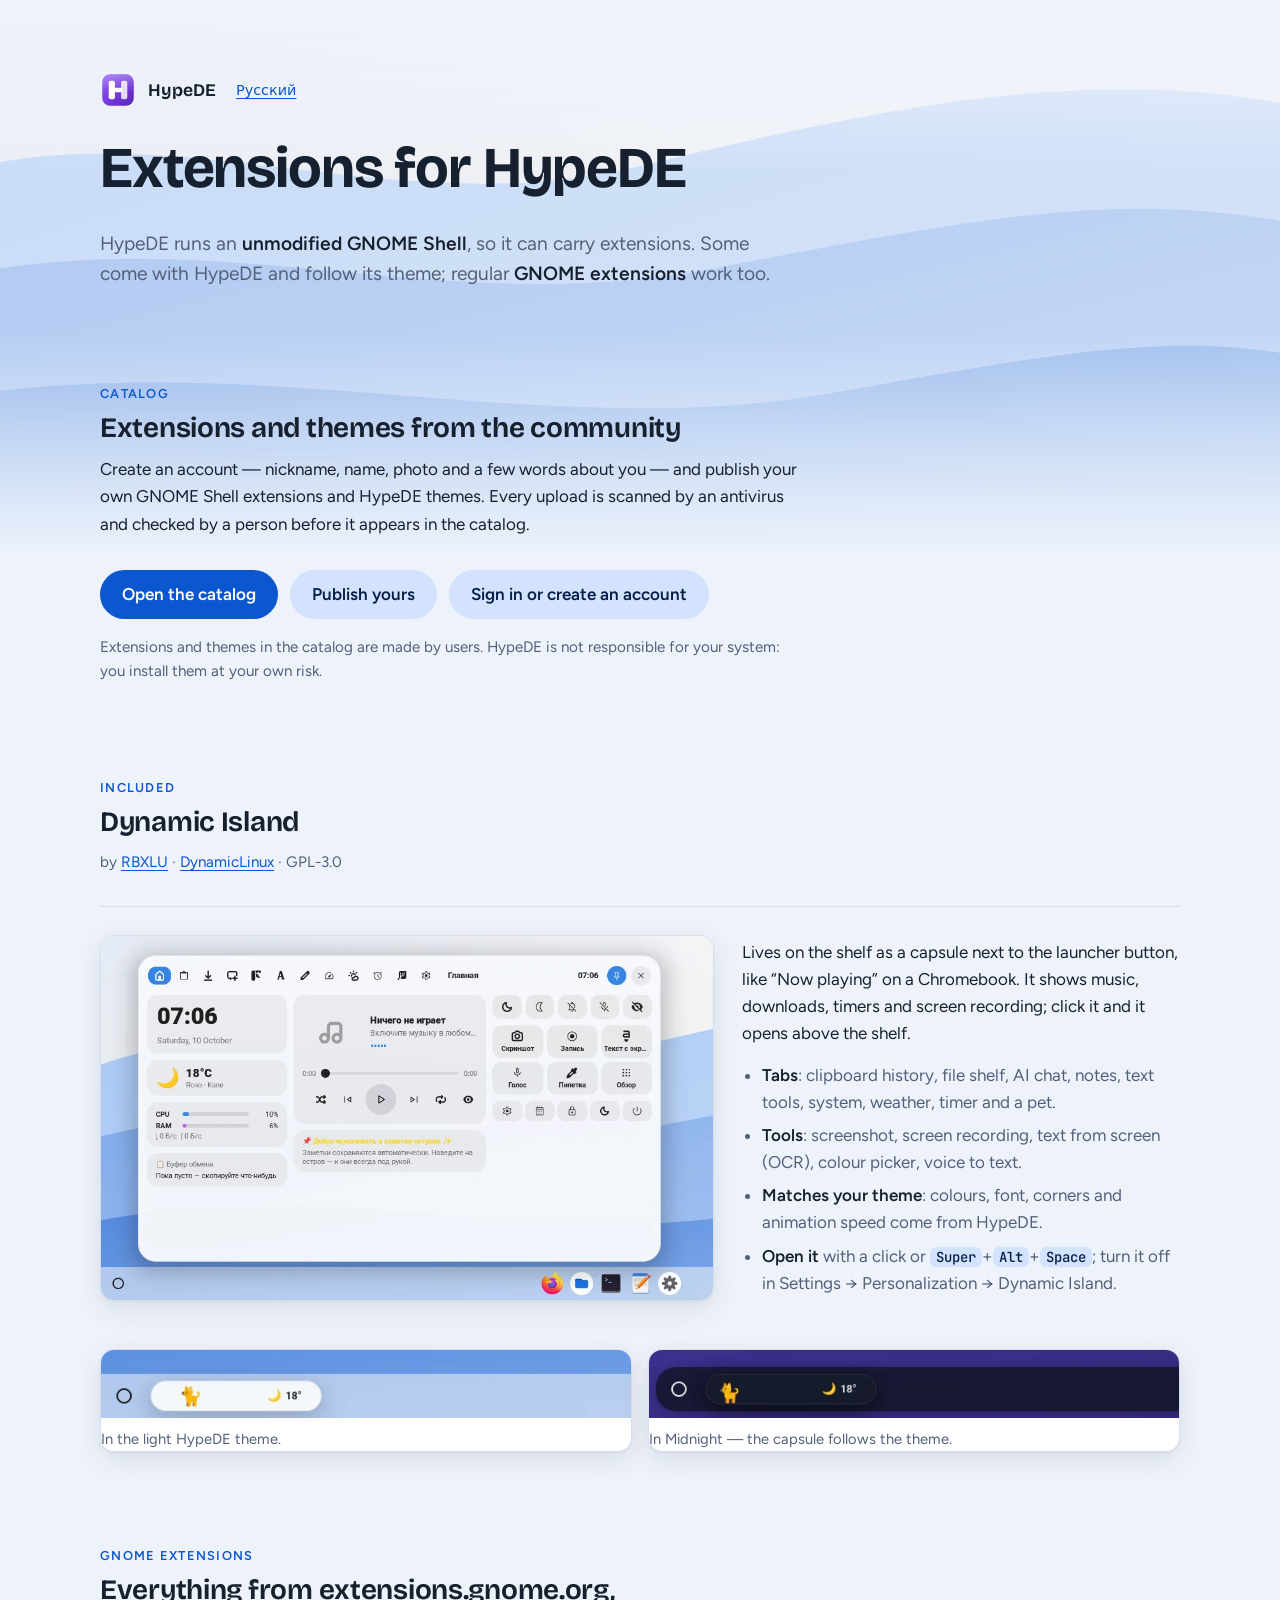
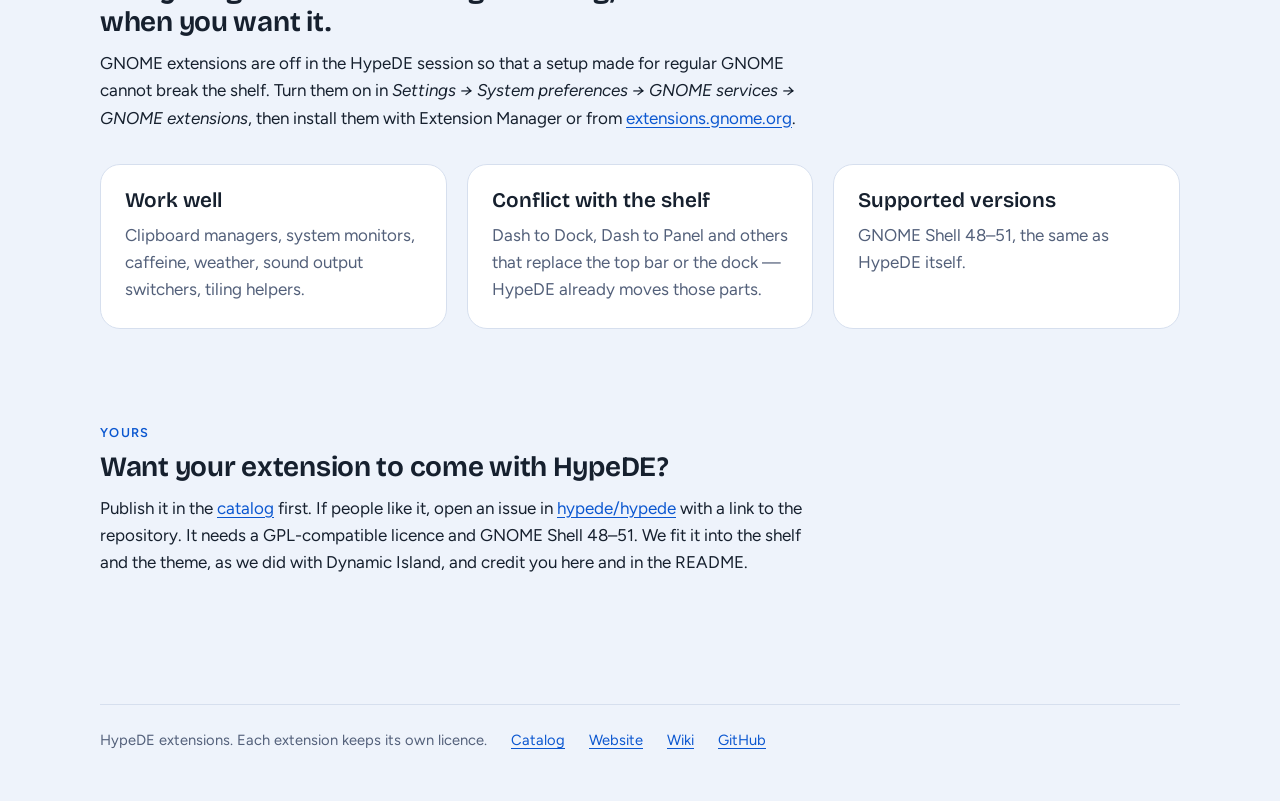
<file: index.html>
<!doctype html>
<html lang="en">
<head>
<meta charset="utf-8">
<meta name="viewport" content="width=device-width, initial-scale=1, viewport-fit=cover">
<title>HypeDE Extensions</title>
<meta name="description" content="Extensions for HypeDE: Dynamic Island on the shelf and how to use GNOME extensions.">
<link rel="icon" href="assets/img/logo.svg" type="image/svg+xml">
<link rel="alternate" hreflang="ru" href="https://extensions.hypede.xyz/ru/">
<link rel="preconnect" href="https://fonts.googleapis.com">
<link rel="preconnect" href="https://fonts.gstatic.com" crossorigin>
<link rel="stylesheet" href="https://fonts.googleapis.com/css2?family=Bricolage+Grotesque:opsz,wght@12..96,600;12..96,700&family=Figtree:wght@400;500;600&family=JetBrains+Mono:wght@500&display=swap">
<link rel="stylesheet" href="assets/site.css?v=d804f1b828">
<style>
  body { padding-block-end: 48px; }
  .btn-link { display: inline-flex; align-items: center; padding: 11px 22px; border-radius: 999px; font-weight: 600; text-decoration: none;
              background: var(--accent-soft); color: var(--on-accent-soft); }
  .btn-link.primary { background: var(--accent); color: var(--surface); }
  .note { color: var(--muted); font-size: 0.95rem; margin-top: 16px; max-width: 70ch; }
  kbd { font: 500 0.82em var(--font-mono); padding: 1px 6px; border-radius: 6px; background: var(--accent-soft); color: var(--on-accent-soft); }
  .by { color: var(--muted); font-size: 0.95rem; }
  .caps { display: grid; grid-template-columns: repeat(auto-fit, minmax(260px, 1fr)); gap: 16px; margin-top: 20px; }
  .caps figure { border-radius: 14px; overflow: hidden; }
  @media (prefers-reduced-motion: no-preference) {
    .hero > * { animation: rise-in 700ms cubic-bezier(0.2, 0.8, 0.2, 1) both; }
    .hero > :nth-child(2) { animation-delay: 80ms; }
    .hero > :nth-child(3) { animation-delay: 160ms; }
    section { animation: rise-in 800ms cubic-bezier(0.2, 0.8, 0.2, 1) 200ms both; }
    .how article { transition: transform 320ms cubic-bezier(0.2, 0.8, 0.2, 1), box-shadow 320ms; }
    .how article:hover { transform: translateY(-4px); box-shadow: var(--shadow); }
  }
</style>
</head>
<body>
<main class="page">
  <header class="hero" id="top">
    <div class="brand">
      <img src="assets/img/logo.svg" alt="" width="36" height="36">
      HypeDE
      <a class="lang" href="ru/" hreflang="ru" lang="ru">Русский</a>
    </div>
    <h1>Extensions for HypeDE</h1>
    <p class="lede">HypeDE runs an <strong>unmodified GNOME Shell</strong>, so it can carry extensions. Some come with HypeDE and follow its theme; regular <strong>GNOME extensions</strong> work too.</p>
  </header>

  <section id="catalog">
    <div class="section-head">
      <span class="eyebrow">Catalog</span>
      <h2>Extensions and themes from the community</h2>
      <p>Create an account — nickname, name, photo and a few words about you — and publish your own GNOME Shell extensions and HypeDE themes. Every upload is scanned by an antivirus and checked by a person before it appears in the catalog.</p>
    </div>
    <div class="actions">
      <a class="btn-link primary" href="catalog/">Open the catalog</a>
      <a class="btn-link" href="catalog/#/submit">Publish yours</a>
      <a class="btn-link" href="catalog/#/account">Sign in or create an account</a>
    </div>
    <p class="note">Extensions and themes in the catalog are made by users. HypeDE is not responsible for your system: you install them at your own risk.</p>
  </section>

  <section id="island">
    <div class="section-head">
      <span class="eyebrow">Included</span>
      <h2>Dynamic Island</h2>
      <p class="by">by <a href="https://github.com/RBXLU">RBXLU</a> · <a href="https://github.com/RBXLU/DynamicLinux">DynamicLinux</a> · GPL-3.0</p>
    </div>
    <div class="part">
      <div class="part-text">
        <p>Lives on the shelf as a capsule next to the launcher button, like “Now playing” on a Chromebook. It shows music, downloads, timers and screen recording; click it and it opens above the shelf.</p>
        <ul>
          <li><strong>Tabs</strong>: clipboard history, file shelf, AI chat, notes, text tools, system, weather, timer and a pet.</li>
          <li><strong>Tools</strong>: screenshot, screen recording, text from screen (OCR), colour picker, voice to text.</li>
          <li><strong>Matches your theme</strong>: colours, font, corners and animation speed come from HypeDE.</li>
          <li><strong>Open it</strong> with a click or <kbd>Super</kbd>+<kbd>Alt</kbd>+<kbd>Space</kbd>; turn it off in Settings → Personalization → Dynamic Island.</li>
        </ul>
      </div>
      <figure class="screen">
        <img src="assets/img/island-open.webp" width="960" height="570" alt="Dynamic Island opened above the shelf: clock, weather, system load, music player and quick tools">
      </figure>
    </div>
    <div class="caps">
      <figure class="screen"><img src="assets/img/island-capsule.webp" width="620" height="80" alt="" loading="lazy"><figcaption>In the light HypeDE theme.</figcaption></figure>
      <figure class="screen"><img src="assets/img/island-capsule-dark.webp" width="620" height="80" alt="" loading="lazy"><figcaption>In Midnight — the capsule follows the theme.</figcaption></figure>
    </div>
  </section>

  <section id="gnome">
    <div class="section-head">
      <span class="eyebrow">GNOME extensions</span>
      <h2>Everything from extensions.gnome.org, when you want it.</h2>
      <p>GNOME extensions are off in the HypeDE session so that a setup made for regular GNOME cannot break the shelf. Turn them on in <em>Settings → System preferences → GNOME services → GNOME extensions</em>, then install them with Extension Manager or from <a href="https://extensions.gnome.org">extensions.gnome.org</a>.</p>
    </div>
    <div class="how">
      <article>
        <h3>Work well</h3>
        <p>Clipboard managers, system monitors, caffeine, weather, sound output switchers, tiling helpers.</p>
      </article>
      <article>
        <h3>Conflict with the shelf</h3>
        <p>Dash to Dock, Dash to Panel and others that replace the top bar or the dock — HypeDE already moves those parts.</p>
      </article>
      <article>
        <h3>Supported versions</h3>
        <p>GNOME Shell 48–51, the same as HypeDE itself.</p>
      </article>
    </div>
  </section>

  <section id="yours">
    <div class="section-head">
      <span class="eyebrow">Yours</span>
      <h2>Want your extension to come with HypeDE?</h2>
      <p>Publish it in the <a href="catalog/#/submit">catalog</a> first. If people like it, open an issue in <a href="https://github.com/hypede/hypede/issues">hypede/hypede</a> with a link to the repository. It needs a GPL-compatible licence and GNOME Shell 48–51. We fit it into the shelf and the theme, as we did with Dynamic Island, and credit you here and in the README.</p>
    </div>
  </section>

  <footer>
    <span>HypeDE extensions. Each extension keeps its own licence.</span>
    <a href="catalog/">Catalog</a>
    <a href="https://hypede.xyz/">Website</a>
    <a href="https://wiki.hypede.xyz/">Wiki</a>
    <a href="https://github.com/hypede/hypede">GitHub</a>
  </footer>
</main>
</body>
</html>
</file>
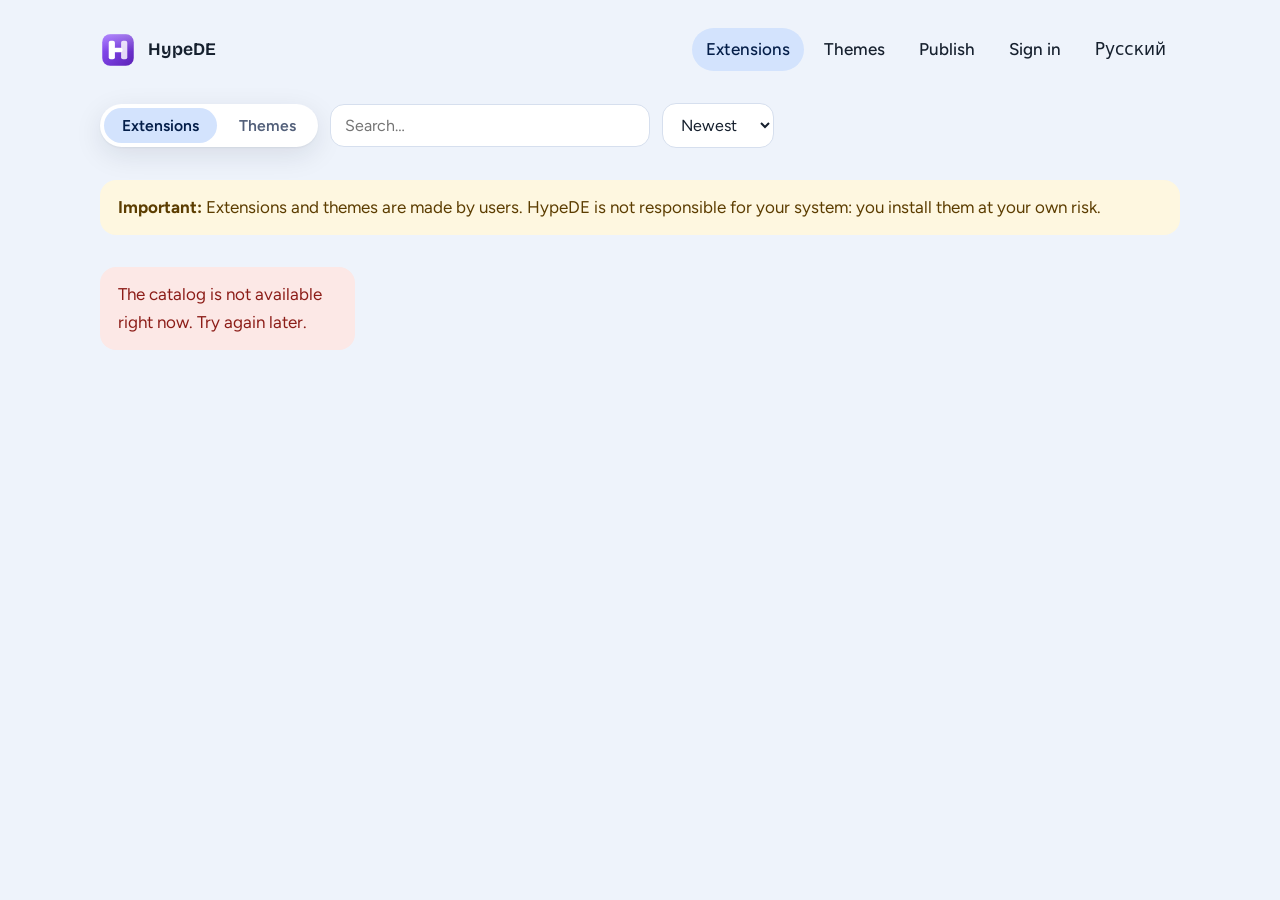
<file: catalog/index.html>
<!doctype html>
<html lang="en">
<head>
<meta charset="utf-8">
<meta name="viewport" content="width=device-width, initial-scale=1, viewport-fit=cover">
<title>Extensions and themes — HypeDE</title>
<meta name="description" content="Extensions and themes for HypeDE made by users: browse, publish your own, every upload is checked by an antivirus and by a person.">
<link rel="icon" href="/assets/img/logo.svg" type="image/svg+xml">
<link rel="alternate" hreflang="en" href="https://extensions.hypede.xyz/catalog/">
<link rel="alternate" hreflang="ru" href="https://extensions.hypede.xyz/ru/catalog/">
<link rel="preconnect" href="https://fonts.googleapis.com">
<link rel="preconnect" href="https://fonts.gstatic.com" crossorigin>
<link rel="stylesheet" href="https://fonts.googleapis.com/css2?family=Bricolage+Grotesque:opsz,wght@12..96,600;12..96,700&family=Figtree:wght@400;500;600&family=JetBrains+Mono:wght@500&display=swap">
<link rel="stylesheet" href="/assets/site.css?v=d804f1b828">
<link rel="stylesheet" href="/assets/store.css?v=1">
<script src="/assets/config.js?v=1"></script>
<script src="/assets/store.js?v=1" defer></script>
</head>
<body>
<main class="store" id="app">
  <noscript>The catalog needs JavaScript.</noscript>
</main>
</body>
</html>
</file>
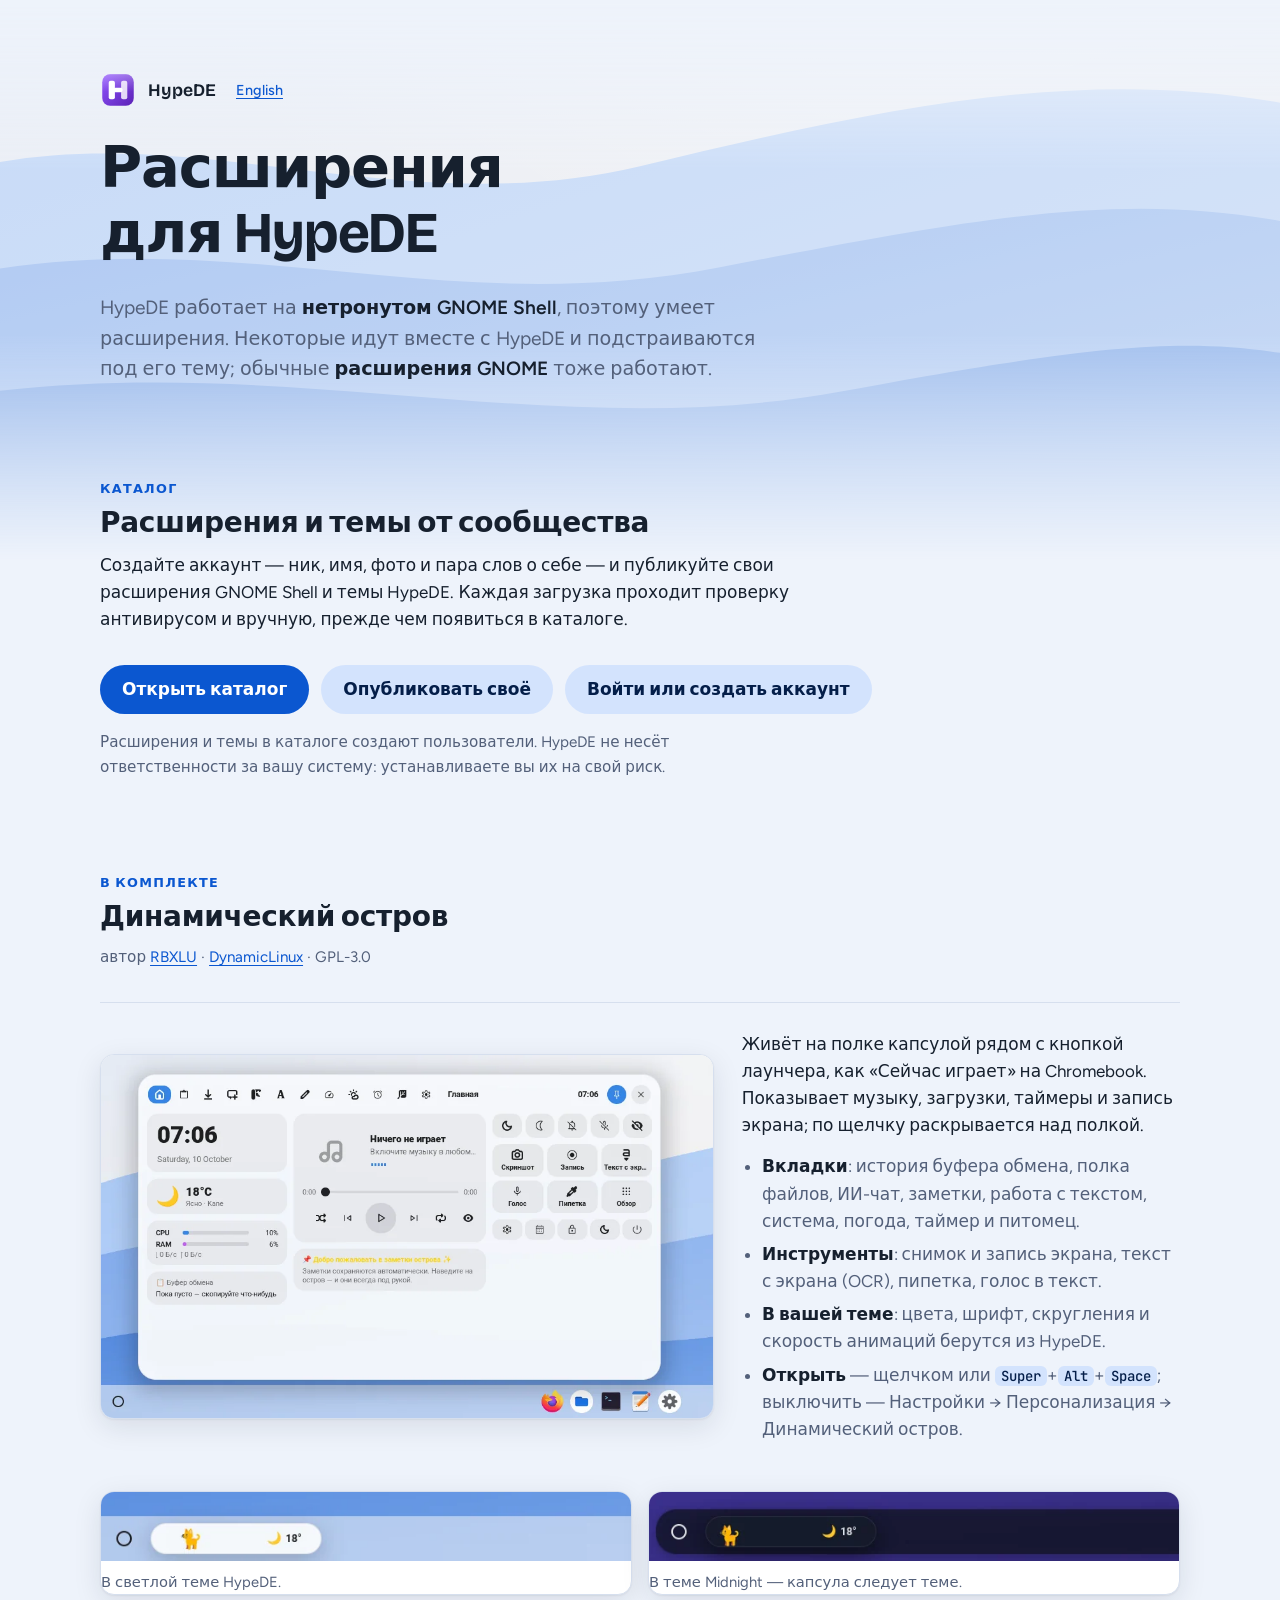
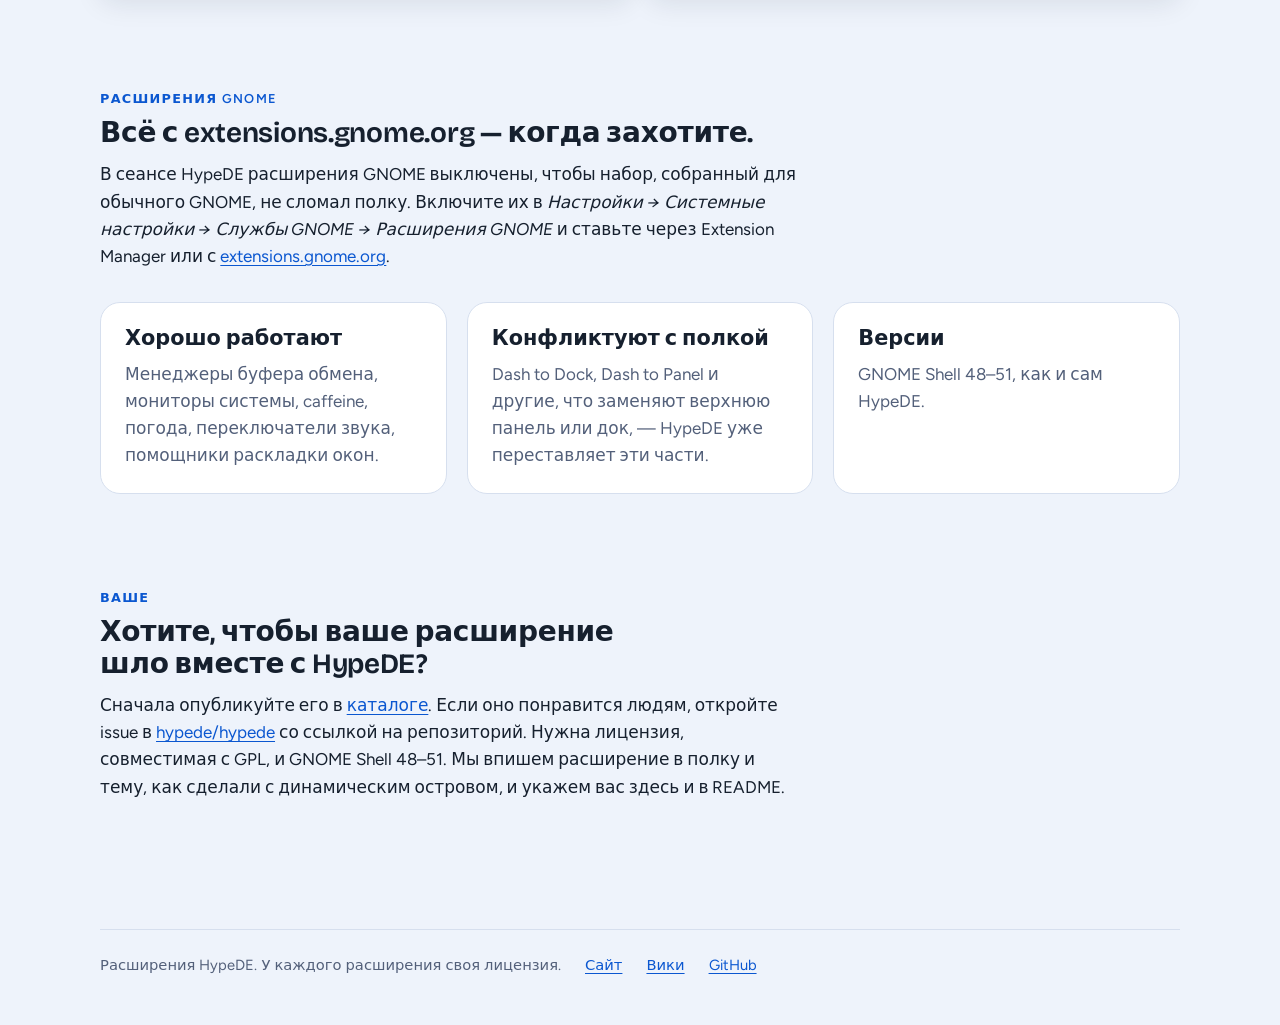
<file: ru/index.html>
<!doctype html>
<html lang="ru">
<head>
<meta charset="utf-8">
<meta name="viewport" content="width=device-width, initial-scale=1, viewport-fit=cover">
<title>Расширения HypeDE</title>
<meta name="description" content="Расширения для HypeDE: динамический остров на полке и как пользоваться расширениями GNOME.">
<link rel="icon" href="../assets/img/logo.svg" type="image/svg+xml">
<link rel="alternate" hreflang="en" href="https://extensions.hypede.xyz/">
<link rel="preconnect" href="https://fonts.googleapis.com">
<link rel="preconnect" href="https://fonts.gstatic.com" crossorigin>
<link rel="stylesheet" href="https://fonts.googleapis.com/css2?family=Bricolage+Grotesque:opsz,wght@12..96,600;12..96,700&family=Figtree:wght@400;500;600&family=JetBrains+Mono:wght@500&display=swap">
<link rel="stylesheet" href="../assets/site.css?v=d804f1b828">
<style>
  body { padding-block-end: 48px; }
  .btn-link { display: inline-flex; align-items: center; padding: 11px 22px; border-radius: 999px; font-weight: 600; text-decoration: none;
              background: var(--accent-soft); color: var(--on-accent-soft); }
  .btn-link.primary { background: var(--accent); color: var(--surface); }
  .note { color: var(--muted); font-size: 0.95rem; margin-top: 16px; max-width: 70ch; }
  kbd { font: 500 0.82em var(--font-mono); padding: 1px 6px; border-radius: 6px; background: var(--accent-soft); color: var(--on-accent-soft); }
  .by { color: var(--muted); font-size: 0.95rem; }
  .caps { display: grid; grid-template-columns: repeat(auto-fit, minmax(260px, 1fr)); gap: 16px; margin-top: 20px; }
  .caps figure { border-radius: 14px; overflow: hidden; }
  @media (prefers-reduced-motion: no-preference) {
    .hero > * { animation: rise-in 700ms cubic-bezier(0.2, 0.8, 0.2, 1) both; }
    .hero > :nth-child(2) { animation-delay: 80ms; }
    .hero > :nth-child(3) { animation-delay: 160ms; }
    section { animation: rise-in 800ms cubic-bezier(0.2, 0.8, 0.2, 1) 200ms both; }
    .how article { transition: transform 320ms cubic-bezier(0.2, 0.8, 0.2, 1), box-shadow 320ms; }
    .how article:hover { transform: translateY(-4px); box-shadow: var(--shadow); }
  }
</style>
</head>
<body>
<main class="page">
  <header class="hero" id="top">
    <div class="brand">
      <img src="../assets/img/logo.svg" alt="" width="36" height="36">
      HypeDE
      <a class="lang" href="../" hreflang="en" lang="en">English</a>
    </div>
    <h1>Расширения для HypeDE</h1>
    <p class="lede">HypeDE работает на <strong>нетронутом GNOME Shell</strong>, поэтому умеет расширения. Некоторые идут вместе с HypeDE и подстраиваются под его тему; обычные <strong>расширения GNOME</strong> тоже работают.</p>
  </header>

  <section id="catalog">
    <div class="section-head">
      <span class="eyebrow">Каталог</span>
      <h2>Расширения и темы от сообщества</h2>
      <p>Создайте аккаунт — ник, имя, фото и пара слов о себе — и публикуйте свои расширения GNOME Shell и темы HypeDE. Каждая загрузка проходит проверку антивирусом и вручную, прежде чем появиться в каталоге.</p>
    </div>
    <div class="actions">
      <a class="btn-link primary" href="catalog/">Открыть каталог</a>
      <a class="btn-link" href="catalog/#/submit">Опубликовать своё</a>
      <a class="btn-link" href="catalog/#/account">Войти или создать аккаунт</a>
    </div>
    <p class="note">Расширения и темы в каталоге создают пользователи. HypeDE не несёт ответственности за вашу систему: устанавливаете вы их на свой риск.</p>
  </section>

  <section id="island">
    <div class="section-head">
      <span class="eyebrow">В комплекте</span>
      <h2>Динамический остров</h2>
      <p class="by">автор <a href="https://github.com/RBXLU">RBXLU</a> · <a href="https://github.com/RBXLU/DynamicLinux">DynamicLinux</a> · GPL-3.0</p>
    </div>
    <div class="part">
      <div class="part-text">
        <p>Живёт на полке капсулой рядом с кнопкой лаунчера, как «Сейчас играет» на Chromebook. Показывает музыку, загрузки, таймеры и запись экрана; по щелчку раскрывается над полкой.</p>
        <ul>
          <li><strong>Вкладки</strong>: история буфера обмена, полка файлов, ИИ-чат, заметки, работа с текстом, система, погода, таймер и питомец.</li>
          <li><strong>Инструменты</strong>: снимок и запись экрана, текст с экрана (OCR), пипетка, голос в текст.</li>
          <li><strong>В вашей теме</strong>: цвета, шрифт, скругления и скорость анимаций берутся из HypeDE.</li>
          <li><strong>Открыть</strong> — щелчком или <kbd>Super</kbd>+<kbd>Alt</kbd>+<kbd>Space</kbd>; выключить — Настройки → Персонализация → Динамический остров.</li>
        </ul>
      </div>
      <figure class="screen">
        <img src="../assets/img/island-open.webp" width="960" height="570" alt="Динамический остров раскрыт над полкой: часы, погода, нагрузка системы, плеер и быстрые инструменты">
      </figure>
    </div>
    <div class="caps">
      <figure class="screen"><img src="../assets/img/island-capsule.webp" width="620" height="80" alt="" loading="lazy"><figcaption>В светлой теме HypeDE.</figcaption></figure>
      <figure class="screen"><img src="../assets/img/island-capsule-dark.webp" width="620" height="80" alt="" loading="lazy"><figcaption>В теме Midnight — капсула следует теме.</figcaption></figure>
    </div>
  </section>

  <section id="gnome">
    <div class="section-head">
      <span class="eyebrow">Расширения GNOME</span>
      <h2>Всё с extensions.gnome.org — когда захотите.</h2>
      <p>В сеансе HypeDE расширения GNOME выключены, чтобы набор, собранный для обычного GNOME, не сломал полку. Включите их в <em>Настройки → Системные настройки → Службы GNOME → Расширения GNOME</em> и ставьте через Extension Manager или с <a href="https://extensions.gnome.org">extensions.gnome.org</a>.</p>
    </div>
    <div class="how">
      <article>
        <h3>Хорошо работают</h3>
        <p>Менеджеры буфера обмена, мониторы системы, caffeine, погода, переключатели звука, помощники раскладки окон.</p>
      </article>
      <article>
        <h3>Конфликтуют с полкой</h3>
        <p>Dash to Dock, Dash to Panel и другие, что заменяют верхнюю панель или док, — HypeDE уже переставляет эти части.</p>
      </article>
      <article>
        <h3>Версии</h3>
        <p>GNOME Shell 48–51, как и сам HypeDE.</p>
      </article>
    </div>
  </section>

  <section id="yours">
    <div class="section-head">
      <span class="eyebrow">Ваше</span>
      <h2>Хотите, чтобы ваше расширение шло вместе с HypeDE?</h2>
      <p>Сначала опубликуйте его в <a href="catalog/#/submit">каталоге</a>. Если оно понравится людям, откройте issue в <a href="https://github.com/hypede/hypede/issues">hypede/hypede</a> со ссылкой на репозиторий. Нужна лицензия, совместимая с GPL, и GNOME Shell 48–51. Мы впишем расширение в полку и тему, как сделали с динамическим островом, и укажем вас здесь и в README.</p>
    </div>
  </section>

  <footer>
    <span>Расширения HypeDE. У каждого расширения своя лицензия.</span>
    <a href="https://hypede.xyz/ru/">Сайт</a>
    <a href="https://wiki.hypede.xyz/ru/">Вики</a>
    <a href="https://github.com/hypede/hypede">GitHub</a>
  </footer>
</main>
</body>
</html>
</file>
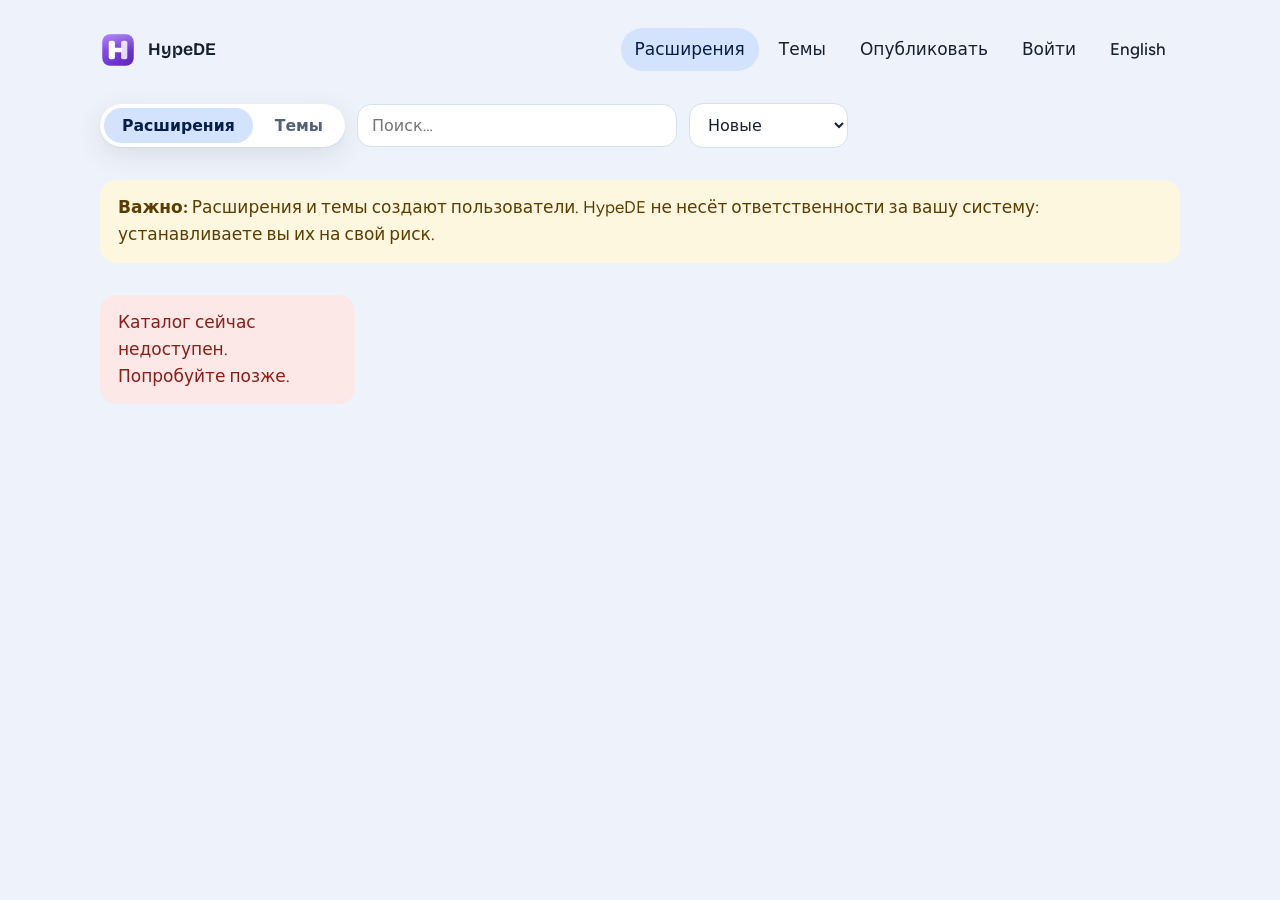
<file: ru/catalog/index.html>
<!doctype html>
<html lang="ru">
<head>
<meta charset="utf-8">
<meta name="viewport" content="width=device-width, initial-scale=1, viewport-fit=cover">
<title>Расширения и темы — HypeDE</title>
<meta name="description" content="Расширения и темы для HypeDE от пользователей: смотрите, публикуйте свои; каждая загрузка проходит проверку антивирусом и вручную.">
<link rel="icon" href="/assets/img/logo.svg" type="image/svg+xml">
<link rel="alternate" hreflang="en" href="https://extensions.hypede.xyz/catalog/">
<link rel="alternate" hreflang="ru" href="https://extensions.hypede.xyz/ru/catalog/">
<link rel="preconnect" href="https://fonts.googleapis.com">
<link rel="preconnect" href="https://fonts.gstatic.com" crossorigin>
<link rel="stylesheet" href="https://fonts.googleapis.com/css2?family=Bricolage+Grotesque:opsz,wght@12..96,600;12..96,700&family=Figtree:wght@400;500;600&family=JetBrains+Mono:wght@500&display=swap">
<link rel="stylesheet" href="/assets/site.css?v=d804f1b828">
<link rel="stylesheet" href="/assets/store.css?v=1">
<script src="/assets/config.js?v=1"></script>
<script src="/assets/store.js?v=1" defer></script>
</head>
<body>
<main class="store" id="app">
  <noscript>Для каталога нужен JavaScript.</noscript>
</main>
</body>
</html>
</file>
<file: assets/site.css>
/* HypeDE site.
   Layout: a single reading column over the Horizon wallpaper, with the site's
   own navigation docked as a HypeDE shelf at the bottom of the window. */
:root {
  --sky: #eef3fb;          /* page ground, the pale top of the Horizon wallpaper */
  --surface: #ffffff;      /* cards and shelf bubbles */
  --ink: #16202e;          /* body text, blue-biased near-black */
  --muted: #53607a;        /* secondary text */
  --line: #d6dfee;         /* hairlines */
  --accent: #0b57d0;       /* Chrome OS–style tonal blue */
  --accent-soft: #d3e3fd;  /* selected pills, code chips */
  --on-accent-soft: #041e49;
  --shelf: rgba(242, 245, 250, 0.86);
  --shadow: 0 1px 2px rgba(22, 32, 46, 0.06), 0 8px 28px rgba(22, 32, 46, 0.10);

  --font-display: "Bricolage Grotesque", "Segoe UI", system-ui, sans-serif;
  --font-body: "Figtree", "Segoe UI", system-ui, sans-serif;
  --font-mono: "JetBrains Mono", ui-monospace, "SFMono-Regular", monospace;

  --step-0: 1.0625rem;
  --step-1: 1.3rem;
  --step-2: 1.75rem;
  --step-3: clamp(2.2rem, 4.8vw, 3.6rem);
  --radius: 20px;
  --shelf-height: 60px;
}
@media (prefers-color-scheme: dark) {
  :root:not([data-theme="light"]) {
    --sky: #0f1726; --surface: #1b2436; --ink: #e6ecf6; --muted: #a3b0c7;
    --line: #2c3850; --accent: #a8c7fa; --accent-soft: #0b3a82; --on-accent-soft: #d3e3fd;
    --shelf: rgba(18, 24, 36, 0.84);
    --shadow: 0 1px 2px rgba(0, 0, 0, 0.3), 0 10px 30px rgba(0, 0, 0, 0.35);
    color-scheme: dark;
  }
}
:root[data-theme="dark"] {
  --sky: #0f1726; --surface: #1b2436; --ink: #e6ecf6; --muted: #a3b0c7;
  --line: #2c3850; --accent: #a8c7fa; --accent-soft: #0b3a82; --on-accent-soft: #d3e3fd;
  --shelf: rgba(18, 24, 36, 0.84);
  --shadow: 0 1px 2px rgba(0, 0, 0, 0.3), 0 10px 30px rgba(0, 0, 0, 0.35);
  color-scheme: dark;
}

*, *::before, *::after { box-sizing: border-box; }
[hidden] { display: none !important; }
html { scroll-behavior: smooth; scroll-padding-top: 24px; overflow-x: clip; }
body {
  margin: 0;
  background: var(--sky);
  color: var(--ink);
  font: 400 var(--step-0)/1.6 var(--font-body);
  padding-inline: 16px;
  padding-block: 0 calc(var(--shelf-height) + 32px + env(safe-area-inset-bottom, 0px));
}
img { max-width: 100%; height: auto; display: block; }
a { color: var(--accent); text-underline-offset: 3px; }
:focus-visible { outline: 3px solid var(--accent); outline-offset: 3px; border-radius: 6px; }
h1, h2, h3 { font-family: var(--font-display); line-height: 1.12; text-wrap: balance; margin: 0; }
h1 { font-size: var(--step-3); font-weight: 700; letter-spacing: -0.02em; }
h2 { font-size: var(--step-2); font-weight: 650; letter-spacing: -0.01em; }
h3 { font-size: var(--step-1); font-weight: 600; }
p { margin: 0; }
code, pre { font-family: var(--font-mono); font-size: 0.88em; }
:not(pre) > code { background: var(--accent-soft); color: var(--on-accent-soft); padding: 0.1em 0.4em; border-radius: 6px; }

.page { max-width: 1080px; margin-inline: auto; display: grid; grid-template-columns: minmax(0, 1fr); gap: 96px; }

/* ---------- hero ---------- */
.hero {
  position: relative;
  padding-block: 72px 0;
  display: grid;
  grid-template-columns: minmax(0, 1fr);
  gap: 28px;
  justify-items: start;
}
.hero > * { max-width: 100%; min-width: 0; }
.hero::before {
  /* the Horizon wallpaper as a soft backdrop behind the heading */
  content: "";
  position: absolute;
  top: 0;
  left: calc(50% - 50vw);
  width: 100vw;
  height: 560px;
  background: url("img/horizon-light.svg") center bottom / cover no-repeat;
  opacity: 0.55;
  z-index: -1;
  mask-image: linear-gradient(to bottom, transparent, #000 30%, #000 60%, transparent);
}
@media (prefers-color-scheme: dark) { :root:not([data-theme="light"]) .hero::before { background-image: url("img/horizon-dark.svg"); } }
:root[data-theme="dark"] .hero::before { background-image: url("img/horizon-dark.svg"); }

.brand { display: flex; align-items: center; gap: 12px; font: 650 1.1rem var(--font-display); }
.brand img { width: 36px; height: 36px; }
.lang { margin-left: 8px; font: 500 0.9rem var(--font-body); }
.hero h1 { max-width: 18ch; }
.lede { max-width: 58ch; font-size: 1.2rem; color: var(--muted); }
.lede strong { color: var(--ink); font-weight: 600; }

.install {
  display: flex; align-items: center; gap: 10px; flex-wrap: wrap;
  background: var(--surface); border: 1px solid var(--line); border-radius: 999px;
  padding: 8px 8px 8px 20px; box-shadow: var(--shadow); max-width: 100%;
}
.install code { background: none; color: var(--ink); padding: 0; font-size: 0.92rem; overflow-wrap: anywhere; }
.install .prompt { color: var(--muted); user-select: none; }
button, .button {
  font: 600 0.95rem var(--font-body); cursor: pointer; border: 0; border-radius: 999px;
  padding: 10px 18px; background: var(--accent); color: var(--surface); text-decoration: none;
}
.button.quiet { background: var(--accent-soft); color: var(--on-accent-soft); }
.actions { display: flex; gap: 12px; flex-wrap: wrap; }

.screen {
  width: 100%;
  border-radius: 14px;
  overflow: hidden;
  box-shadow: var(--shadow);
  border: 1px solid var(--line);
  background: var(--surface);
}
.screen img { width: 100%; }
figure { margin: 0; display: grid; gap: 10px; }
figcaption { color: var(--muted); font-size: 0.92rem; }

/* ---------- parts ---------- */
.section-head { display: grid; gap: 12px; max-width: 64ch; margin-bottom: 32px; }
.eyebrow { font: 600 0.8rem var(--font-body); letter-spacing: 0.1em; text-transform: uppercase; color: var(--accent); }
.part {
  display: grid; gap: 28px; align-items: center;
  grid-template-columns: minmax(0, 5fr) minmax(0, 7fr);
  padding-block: 28px;
  border-top: 1px solid var(--line);
}
.part:nth-of-type(even) { grid-template-columns: minmax(0, 7fr) minmax(0, 5fr); }
.part:nth-of-type(even) .part-text { order: 2; }
.part-text { display: grid; gap: 14px; min-width: 0; }
.part-text ul { margin: 0; padding-left: 1.2em; display: grid; gap: 6px; color: var(--muted); }
.part-text li strong { color: var(--ink); font-weight: 600; }
.stack { font: 500 0.85rem var(--font-mono); color: var(--muted); }

/* ---------- how ---------- */
.how { display: grid; grid-template-columns: repeat(auto-fit, minmax(260px, 1fr)); gap: 20px; }
.how article { background: var(--surface); border-radius: var(--radius); padding: 24px; display: grid; gap: 10px; align-content: start; border: 1px solid var(--line); }
.how p { color: var(--muted); }
pre.tree {
  margin: 24px 0 0; padding: 20px; overflow-x: auto; border-radius: var(--radius);
  background: var(--surface); border: 1px solid var(--line); line-height: 1.7;
}

/* ---------- install ---------- */
.steps { display: grid; gap: 18px; counter-reset: step; }
.step { display: grid; grid-template-columns: 40px minmax(0, 1fr); gap: 16px; }
.step::before {
  counter-increment: step; content: counter(step);
  width: 40px; height: 40px; border-radius: 50%; display: grid; place-items: center;
  background: var(--accent-soft); color: var(--on-accent-soft); font: 700 1rem var(--font-display);
}
.step div { display: grid; gap: 8px; min-width: 0; }
.step p { color: var(--muted); }
.code {
  position: relative; margin: 0; padding: 16px 18px; overflow-x: auto;
  background: var(--surface); border: 1px solid var(--line); border-radius: 14px; line-height: 1.6;
}
.code button { position: absolute; top: 8px; right: 8px; padding: 6px 12px; font-size: 0.8rem; background: var(--accent-soft); color: var(--on-accent-soft); }

.limits { display: grid; gap: 12px; max-width: 70ch; color: var(--muted); padding-left: 1.2em; margin: 0; }

footer { color: var(--muted); font-size: 0.92rem; display: flex; gap: 12px 24px; flex-wrap: wrap; border-top: 1px solid var(--line); padding-top: 24px; }

/* ---------- the shelf (site navigation) ---------- */
.shelf {
  position: fixed; left: 0; right: 0; bottom: 0; z-index: 10;
  height: calc(var(--shelf-height) + env(safe-area-inset-bottom, 0px));
  padding: 8px 12px calc(8px + env(safe-area-inset-bottom, 0px));
  display: flex; align-items: center; gap: 8px;
  background: var(--shelf);
  backdrop-filter: blur(18px) saturate(1.4);
  -webkit-backdrop-filter: blur(18px) saturate(1.4);
  border-top: 1px solid var(--line);
}
.ring {
  width: 44px; height: 44px; border-radius: 50%; display: grid; place-items: center;
  background: transparent; padding: 0; flex: none;
}
.ring::after { content: ""; width: 14px; height: 14px; border-radius: 50%; border: 2px solid var(--ink); }
.ring:hover, .ring[aria-expanded="true"] { background: var(--line); }
.shelf-apps { flex: 1; display: flex; justify-content: center; gap: 4px; min-width: 0; overflow-x: auto; scrollbar-width: none; }
.shelf-apps a {
  display: flex; align-items: center; gap: 8px; height: 44px; padding: 0 14px; border-radius: 999px;
  color: var(--ink); text-decoration: none; font-weight: 500; font-size: 0.95rem; white-space: nowrap;
}
.shelf-apps a:hover { background: var(--line); }
.shelf-apps a[aria-current="true"] { background: var(--accent-soft); color: var(--on-accent-soft); }
.tray {
  flex: none; display: flex; align-items: center; gap: 10px; height: 40px; padding: 0 14px;
  border-radius: 999px; background: var(--line); font: 600 0.92rem var(--font-body);
  font-variant-numeric: tabular-nums;
}
.tray svg { width: 16px; height: 16px; fill: var(--ink); }

/* launcher bubble opened by the ring */
.bubble {
  position: fixed; left: 12px; bottom: calc(var(--shelf-height) + 10px + env(safe-area-inset-bottom, 0px));
  width: min(420px, calc(100vw - 24px)); z-index: 11;
  background: var(--surface); border-radius: 24px; box-shadow: var(--shadow); border: 1px solid var(--line);
  padding: 16px; display: grid; gap: 12px;
}
.bubble label { font: 600 0.8rem var(--font-body); color: var(--muted); letter-spacing: 0.06em; text-transform: uppercase; }
.bubble input {
  width: 100%; font: 500 1rem var(--font-body); padding: 12px 18px; border-radius: 999px;
  border: 2px solid var(--accent); background: var(--sky); color: var(--ink);
}
.bubble ul { list-style: none; margin: 0; padding: 0; display: grid; gap: 2px; }
.bubble a { display: block; padding: 10px 14px; border-radius: 12px; color: var(--ink); text-decoration: none; }
.bubble a:hover, .bubble a:focus-visible { background: var(--accent-soft); color: var(--on-accent-soft); }
.bubble .calc { font: 600 1.1rem var(--font-mono); padding: 10px 14px; border-radius: 12px; background: var(--accent-soft); color: var(--on-accent-soft); }

@media (max-width: 760px) {
  .page { gap: 64px; }
  .hero { padding-block: 40px 0; }
  .part, .part:nth-of-type(even) { grid-template-columns: minmax(0, 1fr); }
  .part:nth-of-type(even) .part-text { order: 0; }
  .shelf-apps a span { display: none; }
  .shelf-apps a { padding: 0 12px; }
  .tray .date { display: none; }
  .install { border-radius: 20px; padding: 14px 16px; }
}
/* ---------- motion ----------
   Everything below is decoration: the page is complete without it, and
   prefers-reduced-motion switches it off. Scroll reveals only apply once
   site.js has marked the page with .motion, and never to what is already
   on screen at load. */

@keyframes rise-in {
  from { opacity: 0; transform: translateY(18px); }
  to { opacity: 1; transform: none; }
}
@keyframes drift {
  from { background-position: 0% 100%; }
  to { background-position: 100% 100%; }
}
@keyframes tilt-in {
  from { opacity: 0; transform: perspective(1400px) rotateX(14deg) translateY(40px) scale(0.96); }
  to { opacity: 1; transform: perspective(1400px) rotateX(0) translateY(0) scale(1); }
}
@keyframes shelf-in {
  from { transform: translateY(100%); }
  to { transform: none; }
}
@keyframes bubble-in {
  from { opacity: 0; transform: translateY(14px) scale(0.94); }
  to { opacity: 1; transform: none; }
}
@keyframes ring-hint {
  0%, 100% { box-shadow: 0 0 0 0 color-mix(in srgb, var(--accent) 45%, transparent); }
  50% { box-shadow: 0 0 0 10px transparent; }
}
@keyframes wave {
  from { transform: translateX(0); }
  to { transform: translateX(-50%); }
}

@media (prefers-reduced-motion: no-preference) {
  /* the wallpaper drifts sideways inside its box, so nothing leaves the viewport */
  .hero::before { background-size: calc(100% + 160px) auto; animation: drift 18s ease-in-out infinite alternate; }
  .hero > * { animation: rise-in 700ms cubic-bezier(0.2, 0.8, 0.2, 1) both; }
  .hero > :nth-child(2) { animation-delay: 80ms; }
  .hero > :nth-child(3) { animation-delay: 160ms; }
  .hero > :nth-child(4) { animation-delay: 240ms; }
  .hero > :nth-child(5) { animation-delay: 320ms; }
  /* backwards, not both: once finished, the hover lift must win */
  .hero > .screen { animation: tilt-in 1100ms cubic-bezier(0.2, 0.8, 0.2, 1) 380ms backwards; }

  .shelf { animation: shelf-in 600ms cubic-bezier(0.2, 0.8, 0.2, 1) 200ms both; }
  .ring { animation: ring-hint 1.6s ease-out 1.2s 2; }
  .bubble:not([hidden]) { animation: bubble-in 260ms cubic-bezier(0.2, 0.9, 0.3, 1.2) both; transform-origin: 0 100%; }

  .screen, .how article, .gallery figure {
    transition: transform 320ms cubic-bezier(0.2, 0.8, 0.2, 1), box-shadow 320ms;
  }
  .screen:hover, .how article:hover, .gallery figure:hover {
    transform: translateY(-4px);
    box-shadow: 0 2px 4px rgba(22, 32, 46, 0.08), 0 18px 40px rgba(22, 32, 46, 0.16);
  }
  .shelf-apps a, .ring, button, .button { transition: background-color 160ms, transform 160ms; }
  .shelf-apps a:active, .ring:active, button:active, .button:active { transform: scale(0.95); }

  /* Scroll reveal: .reveal elements rise into place as they come into view. */
  .motion .reveal { opacity: 0; transform: translateY(28px); transition: opacity 700ms, transform 800ms cubic-bezier(0.2, 0.8, 0.2, 1); }
  .motion .reveal.in { opacity: 1; transform: none; }
  .motion .reveal.in:nth-child(2) { transition-delay: 90ms; }
  .motion .reveal.in:nth-child(3) { transition-delay: 180ms; }
  .motion .reveal.in:nth-child(4) { transition-delay: 270ms; }

  /* Lock screen preview: the colour waves roll across its top edge. */
  .waves { animation: wave 9s linear infinite; }
}
@media (prefers-reduced-motion: reduce) { html { scroll-behavior: auto; } }

/* ---------- lock screen and customisation sections ---------- */
.wave-band {
  position: relative; height: 90px; overflow: hidden; border-radius: var(--radius);
  background: var(--surface); border: 1px solid var(--line);
}
.waves { position: absolute; inset: 0 auto 0 0; width: 200%; height: 100%; }
.gallery { display: grid; grid-template-columns: repeat(auto-fit, minmax(280px, 1fr)); gap: 20px; }
.gallery figure { border-radius: 14px; }
.gallery figcaption { padding-inline: 4px; }
.chips { display: flex; flex-wrap: wrap; gap: 8px; margin: 0; padding: 0; list-style: none; }
.chips li {
  padding: 6px 14px; border-radius: 999px; background: var(--accent-soft); color: var(--on-accent-soft);
  font-weight: 500; font-size: 0.92rem;
}
.support { color: #ff5e5b; font-weight: 600; }

kbd { font: 500 0.82em var(--font-mono); padding: 1px 6px; border-radius: 6px; background: var(--accent-soft); color: var(--on-accent-soft); }
.features article { display: grid; gap: 8px; align-content: start; }
@media (prefers-reduced-motion: no-preference) {
  .how article { transition: transform 320ms cubic-bezier(0.2, 0.8, 0.2, 1), box-shadow 320ms; }
  .how article:hover { transform: translateY(-4px); box-shadow: var(--shadow); }
  .motion .chips li.reveal { transform: scale(0.92) translateY(10px); }
  .motion .chips li.reveal.in { transform: none; }
}
</file>
<file: assets/store.css>
/* Каталог расширений и тем: карточки, формы, профиль. Поверх site.css. */
body { padding-block-end: 48px; }
.store { max-width: 1080px; margin-inline: auto; display: grid; gap: 32px; padding-block: 28px 0; }

.topbar { display: flex; align-items: center; gap: 12px 20px; flex-wrap: wrap; }
.topbar .brand { margin-right: auto; color: inherit; text-decoration: none; }
.topbar nav { display: flex; gap: 6px; flex-wrap: wrap; align-items: center; }
.navlink { padding: 8px 14px; border-radius: 999px; color: var(--ink); text-decoration: none; font-weight: 500; }
.navlink:hover { background: var(--accent-soft); color: var(--on-accent-soft); }
.navlink.active { background: var(--accent-soft); color: var(--on-accent-soft); }
.me-chip { display: inline-flex; align-items: center; gap: 8px; }

.avatar { width: 36px; height: 36px; border-radius: 50%; object-fit: cover; background: var(--accent-soft);
          display: inline-grid; place-items: center; font-weight: 600; color: var(--on-accent-soft); flex: none; }
.avatar.small { width: 24px; height: 24px; font-size: 0.75rem; }
.avatar.large { width: 112px; height: 112px; font-size: 2.6rem; }

.btn { display: inline-flex; align-items: center; justify-content: center; gap: 8px; border: none; cursor: pointer;
       border-radius: 999px; padding: 10px 20px; font: 600 0.98rem var(--font-body); text-decoration: none;
       background: var(--accent-soft); color: var(--on-accent-soft); }
.btn.primary { background: var(--accent); color: var(--surface); }
.btn.danger { background: #fce8e6; color: #a50e0e; }
.btn.flat { background: none; color: var(--accent); }
.btn:disabled { opacity: 0.5; cursor: default; }

.tabs { display: inline-flex; gap: 4px; padding: 4px; border-radius: 999px; background: var(--surface); box-shadow: var(--shadow); }
.tabs button { border: none; background: none; padding: 8px 18px; border-radius: 999px; font: 600 0.98rem var(--font-body);
               color: var(--muted); cursor: pointer; }
.tabs button.active { background: var(--accent-soft); color: var(--on-accent-soft); }
.filters { display: flex; gap: 12px; flex-wrap: wrap; align-items: center; }

input[type=text], input[type=email], input[type=password], input[type=url], input[type=search], textarea, select {
  font: 400 1rem var(--font-body); color: var(--ink); background: var(--surface); border: 1px solid var(--line);
  border-radius: 14px; padding: 11px 14px; width: 100%; }
textarea { min-height: 140px; resize: vertical; }
input:focus, textarea:focus, select:focus { outline: 2px solid var(--accent); outline-offset: 0; border-color: transparent; }
.filters input[type=search] { max-width: 320px; }
.filters select { width: auto; }

.grid { display: grid; grid-template-columns: repeat(auto-fill, minmax(240px, 1fr)); gap: 20px; }
.card { background: var(--surface); border-radius: var(--radius); box-shadow: var(--shadow); overflow: hidden;
        color: inherit; text-decoration: none; display: grid; grid-template-rows: auto 1fr; }
.card:hover { transform: translateY(-2px); transition: transform 200ms; }
.card .shot { aspect-ratio: 16 / 9; background: linear-gradient(135deg, var(--accent-soft), var(--sky)); object-fit: cover; width: 100%; }
.card .body { padding: 14px 16px 16px; display: grid; gap: 6px; align-content: start; }
.card h3 { font-size: 1.12rem; }
.card .summary { color: var(--muted); font-size: 0.95rem; }
.byline { display: flex; align-items: center; gap: 8px; color: var(--muted); font-size: 0.9rem; }
.byline a { color: inherit; }

.panel { background: var(--surface); border-radius: var(--radius); box-shadow: var(--shadow); padding: 24px; display: grid; gap: 16px; }
.panel h2 { font-size: var(--step-1); }
.form { display: grid; gap: 14px; max-width: 640px; }
.form label { display: grid; gap: 6px; font-weight: 600; font-size: 0.95rem; }
.form .hint { font-weight: 400; color: var(--muted); font-size: 0.88rem; }
.row { display: flex; gap: 12px; flex-wrap: wrap; align-items: center; }
.two { display: grid; grid-template-columns: repeat(auto-fit, minmax(300px, 1fr)); gap: 24px; align-items: start; }

.notice { border-radius: 16px; padding: 14px 18px; background: var(--accent-soft); color: var(--on-accent-soft); }
.notice.warn { background: #fef7e0; color: #5c3d00; }
.notice.error { background: #fce8e6; color: #8c1d18; }
@media (prefers-color-scheme: dark) {
  :root:not([data-theme="light"]) .notice.warn { background: #3d3000; color: #fde293; }
  :root:not([data-theme="light"]) .notice.error { background: #5c1a15; color: #f6aea9; }
  :root:not([data-theme="light"]) .btn.danger { background: #5c1a15; color: #f6aea9; }
}
.terms { display: flex; gap: 10px; align-items: flex-start; font-weight: 400 !important; }
.terms input { margin-top: 5px; flex: none; width: 18px; height: 18px; }

.item-head { display: grid; grid-template-columns: minmax(0, 1.4fr) minmax(0, 1fr); gap: 28px; align-items: start; }
@media (max-width: 760px) { .item-head { grid-template-columns: minmax(0, 1fr); } }
.item-head .shot { border-radius: var(--radius); box-shadow: var(--shadow); width: 100%; aspect-ratio: 16 / 9; object-fit: cover;
                   background: linear-gradient(135deg, var(--accent-soft), var(--sky)); }
.description { white-space: pre-wrap; overflow-wrap: anywhere; }
.facts { display: grid; grid-template-columns: max-content minmax(0, 1fr); gap: 6px 16px; margin: 0; font-size: 0.95rem; }
.facts dt { color: var(--muted); }
.facts dd { margin: 0; overflow-wrap: anywhere; }
.code-line { font: 500 0.88rem var(--font-mono); background: var(--sky); border-radius: 10px; padding: 10px 12px; overflow-x: auto; }

.profile { display: flex; gap: 24px; align-items: center; flex-wrap: wrap; }
.profile .bio { white-space: pre-wrap; color: var(--muted); max-width: 60ch; }
.status { display: inline-block; padding: 2px 10px; border-radius: 999px; font-size: 0.82rem; font-weight: 600; }
.status.pending { background: #fef7e0; color: #5c3d00; }
.status.approved { background: #e6f4ea; color: #0d652d; }
.status.rejected { background: #fce8e6; color: #8c1d18; }
.list { display: grid; gap: 12px; }
.list-item { display: grid; gap: 8px; padding: 16px; border: 1px solid var(--line); border-radius: 16px; }
.warnings { margin: 0; padding-left: 1.2em; font-size: 0.9rem; display: grid; gap: 4px; }
.warnings code { font-size: 0.82rem; }
.empty { color: var(--muted); padding: 32px 0; text-align: center; }
.spinner { width: 28px; height: 28px; border-radius: 50%; border: 3px solid var(--accent-soft); border-top-color: var(--accent);
           animation: spin 0.8s linear infinite; margin: 32px auto; }
@keyframes spin { to { transform: rotate(360deg); } }
</file>
